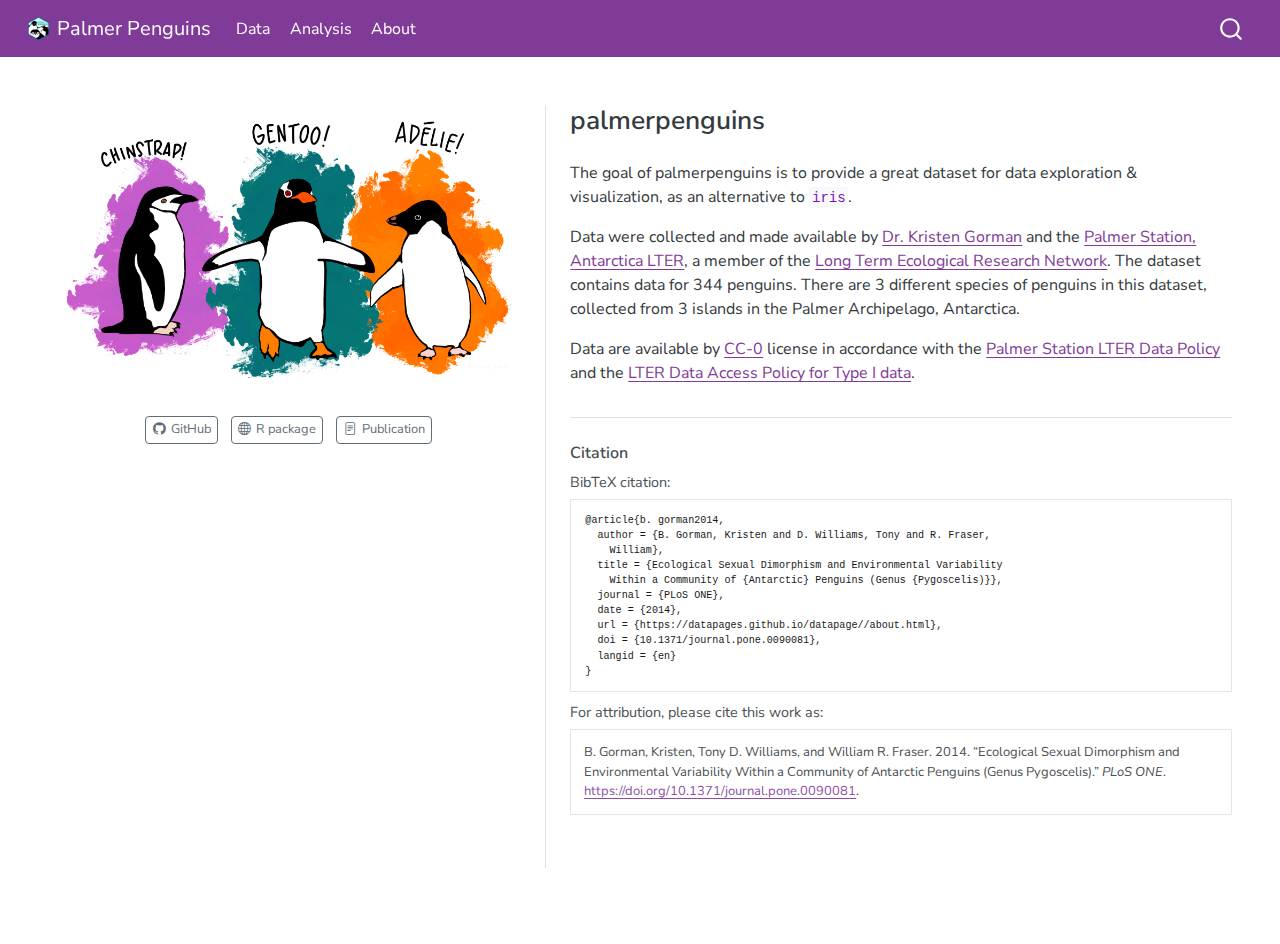
<file: about.html>
<!DOCTYPE html>
<html xmlns="http://www.w3.org/1999/xhtml" lang="en" xml:lang="en"><head>

<meta charset="utf-8">
<meta name="generator" content="quarto-1.4.555">

<meta name="viewport" content="width=device-width, initial-scale=1.0, user-scalable=yes">


<title>Palmer Penguins</title>
<style>
code{white-space: pre-wrap;}
span.smallcaps{font-variant: small-caps;}
div.columns{display: flex; gap: min(4vw, 1.5em);}
div.column{flex: auto; overflow-x: auto;}
div.hanging-indent{margin-left: 1.5em; text-indent: -1.5em;}
ul.task-list{list-style: none;}
ul.task-list li input[type="checkbox"] {
  width: 0.8em;
  margin: 0 0.8em 0.2em -1em; /* quarto-specific, see https://github.com/quarto-dev/quarto-cli/issues/4556 */ 
  vertical-align: middle;
}
</style>


<script src="site_libs/quarto-nav/quarto-nav.js"></script>
<script src="site_libs/quarto-nav/headroom.min.js"></script>
<script src="site_libs/clipboard/clipboard.min.js"></script>
<script src="site_libs/quarto-search/autocomplete.umd.js"></script>
<script src="site_libs/quarto-search/fuse.min.js"></script>
<script src="site_libs/quarto-search/quarto-search.js"></script>
<meta name="quarto:offset" content="./">
<script src="site_libs/quarto-html/quarto.js"></script>
<script src="site_libs/quarto-html/popper.min.js"></script>
<script src="site_libs/quarto-html/tippy.umd.min.js"></script>
<link href="site_libs/quarto-html/tippy.css" rel="stylesheet">
<link href="site_libs/quarto-html/quarto-syntax-highlighting.css" rel="stylesheet" id="quarto-text-highlighting-styles">
<script src="site_libs/bootstrap/bootstrap.min.js"></script>
<link href="site_libs/bootstrap/bootstrap-icons.css" rel="stylesheet">
<link href="site_libs/bootstrap/bootstrap.min.css" rel="stylesheet" id="quarto-bootstrap" data-mode="light">
<script id="quarto-search-options" type="application/json">{
  "location": "navbar",
  "copy-button": false,
  "collapse-after": 3,
  "panel-placement": "end",
  "type": "overlay",
  "limit": 50,
  "keyboard-shortcut": [
    "f",
    "/",
    "s"
  ],
  "show-item-context": false,
  "language": {
    "search-no-results-text": "No results",
    "search-matching-documents-text": "matching documents",
    "search-copy-link-title": "Copy link to search",
    "search-hide-matches-text": "Hide additional matches",
    "search-more-match-text": "more match in this document",
    "search-more-matches-text": "more matches in this document",
    "search-clear-button-title": "Clear",
    "search-text-placeholder": "",
    "search-detached-cancel-button-title": "Cancel",
    "search-submit-button-title": "Submit",
    "search-label": "Search"
  }
}</script>
<style>

      .quarto-title-block .quarto-title-banner h1,
      .quarto-title-block .quarto-title-banner h2,
      .quarto-title-block .quarto-title-banner h3,
      .quarto-title-block .quarto-title-banner h4,
      .quarto-title-block .quarto-title-banner h5,
      .quarto-title-block .quarto-title-banner h6
      {
        color: var(--bs-body-color);
      }

      .quarto-title-block .quarto-title-banner {
        color: var(--bs-body-color);
background: var(--bs-light);
      }
</style>


</head>

<body class="nav-fixed fullcontent">

<div id="quarto-search-results"></div>
  <header id="quarto-header" class="headroom fixed-top quarto-banner">
    <nav class="navbar navbar-expand-lg " data-bs-theme="dark">
      <div class="navbar-container container-fluid">
      <div class="navbar-brand-container mx-auto">
    <a href="./index.html" class="navbar-brand navbar-brand-logo">
    <img src="./images/logo.png" alt="" class="navbar-logo">
    </a>
    <a class="navbar-brand" href="./index.html">
    <span class="navbar-title">Palmer Penguins</span>
    </a>
  </div>
            <div id="quarto-search" class="" title="Search"></div>
          <button class="navbar-toggler" type="button" data-bs-toggle="collapse" data-bs-target="#navbarCollapse" aria-controls="navbarCollapse" aria-expanded="false" aria-label="Toggle navigation" onclick="if (window.quartoToggleHeadroom) { window.quartoToggleHeadroom(); }">
  <span class="navbar-toggler-icon"></span>
</button>
          <div class="collapse navbar-collapse" id="navbarCollapse">
            <ul class="navbar-nav navbar-nav-scroll me-auto">
  <li class="nav-item">
    <a class="nav-link" href="./data.html"> 
<span class="menu-text">Data</span></a>
  </li>  
  <li class="nav-item">
    <a class="nav-link" href="./analysis.html"> 
<span class="menu-text">Analysis</span></a>
  </li>  
  <li class="nav-item">
    <a class="nav-link active" href="./about.html" aria-current="page"> 
<span class="menu-text">About</span></a>
  </li>  
</ul>
          </div> <!-- /navcollapse -->
          <div class="quarto-navbar-tools">
</div>
      </div> <!-- /container-fluid -->
    </nav>
</header>
<!-- content -->
<div id="quarto-content" class="quarto-container page-columns page-rows-contents page-layout-article page-navbar">
<!-- sidebar -->
<!-- margin-sidebar -->
    
<!-- main -->
<div class="quarto-about-trestles content">
  <div class="about-entity">
    <img src="images/lter_penguins.png" class="about-image
  rounded " style="width: 100%;">
    <div class="about-links">
  <a href="https://github.com/datapages/datapage" class="about-link" rel="" target="">
    <i class="bi bi-github"></i>
     <span class="about-link-text">GitHub</span>
  </a>
  <a href="https://allisonhorst.github.io/palmerpenguins/" class="about-link" rel="" target="">
    <i class="bi bi-globe"></i>
     <span class="about-link-text">R package</span>
  </a>
  <a href="https://doi.org/10.1371/journal.pone.0090081" class="about-link" rel="" target="">
    <i class="bi bi-file-text"></i>
     <span class="about-link-text">Publication</span>
  </a>
</div>
  </div>
  <div class="about-contents"><main class="content quarto-banner-title-block" id="quarto-document-content">
<section id="palmerpenguins" class="level2">
<h2 data-anchor-id="palmerpenguins">palmerpenguins</h2>
<p>The goal of palmerpenguins is to provide a great dataset for data exploration &amp; visualization, as an alternative to <code>iris</code>.</p>
<p>Data were collected and made available by <a href="https://www.uaf.edu/cfos/people/faculty/detail/kristen-gorman.php">Dr.&nbsp;Kristen Gorman</a> and the <a href="https://pallter.marine.rutgers.edu/">Palmer Station, Antarctica LTER</a>, a member of the <a href="https://lternet.edu/">Long Term Ecological Research Network</a>. The dataset contains data for 344 penguins. There are 3 different species of penguins in this dataset, collected from 3 islands in the Palmer Archipelago, Antarctica.</p>
<p>Data are available by <a href="https://creativecommons.org/public-domain/cc0/">CC-0</a> license in accordance with the <a href="https://pallter.marine.rutgers.edu/data/">Palmer Station LTER Data Policy</a> and the <a href="https://lternet.edu/data-access-policy/">LTER Data Access Policy for Type I data</a>.</p>


</section>
<div id="quarto-appendix" class="default"><section class="quarto-appendix-contents" id="quarto-citation"><h2 class="anchored quarto-appendix-heading">Citation</h2><div><div class="quarto-appendix-secondary-label">BibTeX citation:</div><pre class="sourceCode code-with-copy quarto-appendix-bibtex"><code class="sourceCode bibtex">@article{b. gorman2014,
  author = {B. Gorman, Kristen and D. Williams, Tony and R. Fraser,
    William},
  title = {Ecological Sexual Dimorphism and Environmental Variability
    Within a Community of {Antarctic} Penguins (Genus {Pygoscelis)}},
  journal = {PLoS ONE},
  date = {2014},
  url = {https://datapages.github.io/datapage//about.html},
  doi = {10.1371/journal.pone.0090081},
  langid = {en}
}
</code><button title="Copy to Clipboard" class="code-copy-button"><i class="bi"></i></button></pre><div class="quarto-appendix-secondary-label">For attribution, please cite this work as:</div><div id="ref-b. gorman2014" class="csl-entry quarto-appendix-citeas" role="listitem">
B. Gorman, Kristen, Tony D. Williams, and William R. Fraser. 2014.
<span>“Ecological Sexual Dimorphism and Environmental Variability Within
a Community of Antarctic Penguins (Genus Pygoscelis).”</span> <em>PLoS
ONE</em>. <a href="https://doi.org/10.1371/journal.pone.0090081">https://doi.org/10.1371/journal.pone.0090081</a>.
</div></div></section></div></main></div>
</div>
 <!-- /main -->
<script id="quarto-html-after-body" type="application/javascript">
window.document.addEventListener("DOMContentLoaded", function (event) {
  const toggleBodyColorMode = (bsSheetEl) => {
    const mode = bsSheetEl.getAttribute("data-mode");
    const bodyEl = window.document.querySelector("body");
    if (mode === "dark") {
      bodyEl.classList.add("quarto-dark");
      bodyEl.classList.remove("quarto-light");
    } else {
      bodyEl.classList.add("quarto-light");
      bodyEl.classList.remove("quarto-dark");
    }
  }
  const toggleBodyColorPrimary = () => {
    const bsSheetEl = window.document.querySelector("link#quarto-bootstrap");
    if (bsSheetEl) {
      toggleBodyColorMode(bsSheetEl);
    }
  }
  toggleBodyColorPrimary();  
  const isCodeAnnotation = (el) => {
    for (const clz of el.classList) {
      if (clz.startsWith('code-annotation-')) {                     
        return true;
      }
    }
    return false;
  }
  const clipboard = new window.ClipboardJS('.code-copy-button', {
    text: function(trigger) {
      const codeEl = trigger.previousElementSibling.cloneNode(true);
      for (const childEl of codeEl.children) {
        if (isCodeAnnotation(childEl)) {
          childEl.remove();
        }
      }
      return codeEl.innerText;
    }
  });
  clipboard.on('success', function(e) {
    // button target
    const button = e.trigger;
    // don't keep focus
    button.blur();
    // flash "checked"
    button.classList.add('code-copy-button-checked');
    var currentTitle = button.getAttribute("title");
    button.setAttribute("title", "Copied!");
    let tooltip;
    if (window.bootstrap) {
      button.setAttribute("data-bs-toggle", "tooltip");
      button.setAttribute("data-bs-placement", "left");
      button.setAttribute("data-bs-title", "Copied!");
      tooltip = new bootstrap.Tooltip(button, 
        { trigger: "manual", 
          customClass: "code-copy-button-tooltip",
          offset: [0, -8]});
      tooltip.show();    
    }
    setTimeout(function() {
      if (tooltip) {
        tooltip.hide();
        button.removeAttribute("data-bs-title");
        button.removeAttribute("data-bs-toggle");
        button.removeAttribute("data-bs-placement");
      }
      button.setAttribute("title", currentTitle);
      button.classList.remove('code-copy-button-checked');
    }, 1000);
    // clear code selection
    e.clearSelection();
  });
    var localhostRegex = new RegExp(/^(?:http|https):\/\/localhost\:?[0-9]*\//);
    var mailtoRegex = new RegExp(/^mailto:/);
      var filterRegex = new RegExp("https:\/\/datapages\.github\.io\/datapage\/");
    var isInternal = (href) => {
        return filterRegex.test(href) || localhostRegex.test(href) || mailtoRegex.test(href);
    }
    // Inspect non-navigation links and adorn them if external
 	var links = window.document.querySelectorAll('a[href]:not(.nav-link):not(.navbar-brand):not(.toc-action):not(.sidebar-link):not(.sidebar-item-toggle):not(.pagination-link):not(.no-external):not([aria-hidden]):not(.dropdown-item):not(.quarto-navigation-tool)');
    for (var i=0; i<links.length; i++) {
      const link = links[i];
      if (!isInternal(link.href)) {
        // undo the damage that might have been done by quarto-nav.js in the case of
        // links that we want to consider external
        if (link.dataset.originalHref !== undefined) {
          link.href = link.dataset.originalHref;
        }
      }
    }
  function tippyHover(el, contentFn, onTriggerFn, onUntriggerFn) {
    const config = {
      allowHTML: true,
      maxWidth: 500,
      delay: 100,
      arrow: false,
      appendTo: function(el) {
          return el.parentElement;
      },
      interactive: true,
      interactiveBorder: 10,
      theme: 'quarto',
      placement: 'bottom-start',
    };
    if (contentFn) {
      config.content = contentFn;
    }
    if (onTriggerFn) {
      config.onTrigger = onTriggerFn;
    }
    if (onUntriggerFn) {
      config.onUntrigger = onUntriggerFn;
    }
    window.tippy(el, config); 
  }
  const noterefs = window.document.querySelectorAll('a[role="doc-noteref"]');
  for (var i=0; i<noterefs.length; i++) {
    const ref = noterefs[i];
    tippyHover(ref, function() {
      // use id or data attribute instead here
      let href = ref.getAttribute('data-footnote-href') || ref.getAttribute('href');
      try { href = new URL(href).hash; } catch {}
      const id = href.replace(/^#\/?/, "");
      const note = window.document.getElementById(id);
      if (note) {
        return note.innerHTML;
      } else {
        return "";
      }
    });
  }
  const xrefs = window.document.querySelectorAll('a.quarto-xref');
  const processXRef = (id, note) => {
    // Strip column container classes
    const stripColumnClz = (el) => {
      el.classList.remove("page-full", "page-columns");
      if (el.children) {
        for (const child of el.children) {
          stripColumnClz(child);
        }
      }
    }
    stripColumnClz(note)
    if (id === null || id.startsWith('sec-')) {
      // Special case sections, only their first couple elements
      const container = document.createElement("div");
      if (note.children && note.children.length > 2) {
        container.appendChild(note.children[0].cloneNode(true));
        for (let i = 1; i < note.children.length; i++) {
          const child = note.children[i];
          if (child.tagName === "P" && child.innerText === "") {
            continue;
          } else {
            container.appendChild(child.cloneNode(true));
            break;
          }
        }
        if (window.Quarto?.typesetMath) {
          window.Quarto.typesetMath(container);
        }
        return container.innerHTML
      } else {
        if (window.Quarto?.typesetMath) {
          window.Quarto.typesetMath(note);
        }
        return note.innerHTML;
      }
    } else {
      // Remove any anchor links if they are present
      const anchorLink = note.querySelector('a.anchorjs-link');
      if (anchorLink) {
        anchorLink.remove();
      }
      if (window.Quarto?.typesetMath) {
        window.Quarto.typesetMath(note);
      }
      // TODO in 1.5, we should make sure this works without a callout special case
      if (note.classList.contains("callout")) {
        return note.outerHTML;
      } else {
        return note.innerHTML;
      }
    }
  }
  for (var i=0; i<xrefs.length; i++) {
    const xref = xrefs[i];
    tippyHover(xref, undefined, function(instance) {
      instance.disable();
      let url = xref.getAttribute('href');
      let hash = undefined; 
      if (url.startsWith('#')) {
        hash = url;
      } else {
        try { hash = new URL(url).hash; } catch {}
      }
      if (hash) {
        const id = hash.replace(/^#\/?/, "");
        const note = window.document.getElementById(id);
        if (note !== null) {
          try {
            const html = processXRef(id, note.cloneNode(true));
            instance.setContent(html);
          } finally {
            instance.enable();
            instance.show();
          }
        } else {
          // See if we can fetch this
          fetch(url.split('#')[0])
          .then(res => res.text())
          .then(html => {
            const parser = new DOMParser();
            const htmlDoc = parser.parseFromString(html, "text/html");
            const note = htmlDoc.getElementById(id);
            if (note !== null) {
              const html = processXRef(id, note);
              instance.setContent(html);
            } 
          }).finally(() => {
            instance.enable();
            instance.show();
          });
        }
      } else {
        // See if we can fetch a full url (with no hash to target)
        // This is a special case and we should probably do some content thinning / targeting
        fetch(url)
        .then(res => res.text())
        .then(html => {
          const parser = new DOMParser();
          const htmlDoc = parser.parseFromString(html, "text/html");
          const note = htmlDoc.querySelector('main.content');
          if (note !== null) {
            // This should only happen for chapter cross references
            // (since there is no id in the URL)
            // remove the first header
            if (note.children.length > 0 && note.children[0].tagName === "HEADER") {
              note.children[0].remove();
            }
            const html = processXRef(null, note);
            instance.setContent(html);
          } 
        }).finally(() => {
          instance.enable();
          instance.show();
        });
      }
    }, function(instance) {
    });
  }
      let selectedAnnoteEl;
      const selectorForAnnotation = ( cell, annotation) => {
        let cellAttr = 'data-code-cell="' + cell + '"';
        let lineAttr = 'data-code-annotation="' +  annotation + '"';
        const selector = 'span[' + cellAttr + '][' + lineAttr + ']';
        return selector;
      }
      const selectCodeLines = (annoteEl) => {
        const doc = window.document;
        const targetCell = annoteEl.getAttribute("data-target-cell");
        const targetAnnotation = annoteEl.getAttribute("data-target-annotation");
        const annoteSpan = window.document.querySelector(selectorForAnnotation(targetCell, targetAnnotation));
        const lines = annoteSpan.getAttribute("data-code-lines").split(",");
        const lineIds = lines.map((line) => {
          return targetCell + "-" + line;
        })
        let top = null;
        let height = null;
        let parent = null;
        if (lineIds.length > 0) {
            //compute the position of the single el (top and bottom and make a div)
            const el = window.document.getElementById(lineIds[0]);
            top = el.offsetTop;
            height = el.offsetHeight;
            parent = el.parentElement.parentElement;
          if (lineIds.length > 1) {
            const lastEl = window.document.getElementById(lineIds[lineIds.length - 1]);
            const bottom = lastEl.offsetTop + lastEl.offsetHeight;
            height = bottom - top;
          }
          if (top !== null && height !== null && parent !== null) {
            // cook up a div (if necessary) and position it 
            let div = window.document.getElementById("code-annotation-line-highlight");
            if (div === null) {
              div = window.document.createElement("div");
              div.setAttribute("id", "code-annotation-line-highlight");
              div.style.position = 'absolute';
              parent.appendChild(div);
            }
            div.style.top = top - 2 + "px";
            div.style.height = height + 4 + "px";
            div.style.left = 0;
            let gutterDiv = window.document.getElementById("code-annotation-line-highlight-gutter");
            if (gutterDiv === null) {
              gutterDiv = window.document.createElement("div");
              gutterDiv.setAttribute("id", "code-annotation-line-highlight-gutter");
              gutterDiv.style.position = 'absolute';
              const codeCell = window.document.getElementById(targetCell);
              const gutter = codeCell.querySelector('.code-annotation-gutter');
              gutter.appendChild(gutterDiv);
            }
            gutterDiv.style.top = top - 2 + "px";
            gutterDiv.style.height = height + 4 + "px";
          }
          selectedAnnoteEl = annoteEl;
        }
      };
      const unselectCodeLines = () => {
        const elementsIds = ["code-annotation-line-highlight", "code-annotation-line-highlight-gutter"];
        elementsIds.forEach((elId) => {
          const div = window.document.getElementById(elId);
          if (div) {
            div.remove();
          }
        });
        selectedAnnoteEl = undefined;
      };
        // Handle positioning of the toggle
    window.addEventListener(
      "resize",
      throttle(() => {
        elRect = undefined;
        if (selectedAnnoteEl) {
          selectCodeLines(selectedAnnoteEl);
        }
      }, 10)
    );
    function throttle(fn, ms) {
    let throttle = false;
    let timer;
      return (...args) => {
        if(!throttle) { // first call gets through
            fn.apply(this, args);
            throttle = true;
        } else { // all the others get throttled
            if(timer) clearTimeout(timer); // cancel #2
            timer = setTimeout(() => {
              fn.apply(this, args);
              timer = throttle = false;
            }, ms);
        }
      };
    }
      // Attach click handler to the DT
      const annoteDls = window.document.querySelectorAll('dt[data-target-cell]');
      for (const annoteDlNode of annoteDls) {
        annoteDlNode.addEventListener('click', (event) => {
          const clickedEl = event.target;
          if (clickedEl !== selectedAnnoteEl) {
            unselectCodeLines();
            const activeEl = window.document.querySelector('dt[data-target-cell].code-annotation-active');
            if (activeEl) {
              activeEl.classList.remove('code-annotation-active');
            }
            selectCodeLines(clickedEl);
            clickedEl.classList.add('code-annotation-active');
          } else {
            // Unselect the line
            unselectCodeLines();
            clickedEl.classList.remove('code-annotation-active');
          }
        });
      }
  const findCites = (el) => {
    const parentEl = el.parentElement;
    if (parentEl) {
      const cites = parentEl.dataset.cites;
      if (cites) {
        return {
          el,
          cites: cites.split(' ')
        };
      } else {
        return findCites(el.parentElement)
      }
    } else {
      return undefined;
    }
  };
  var bibliorefs = window.document.querySelectorAll('a[role="doc-biblioref"]');
  for (var i=0; i<bibliorefs.length; i++) {
    const ref = bibliorefs[i];
    const citeInfo = findCites(ref);
    if (citeInfo) {
      tippyHover(citeInfo.el, function() {
        var popup = window.document.createElement('div');
        citeInfo.cites.forEach(function(cite) {
          var citeDiv = window.document.createElement('div');
          citeDiv.classList.add('hanging-indent');
          citeDiv.classList.add('csl-entry');
          var biblioDiv = window.document.getElementById('ref-' + cite);
          if (biblioDiv) {
            citeDiv.innerHTML = biblioDiv.innerHTML;
          }
          popup.appendChild(citeDiv);
        });
        return popup.innerHTML;
      });
    }
  }
});
</script>
</div> <!-- /content -->




</body></html>
</file>
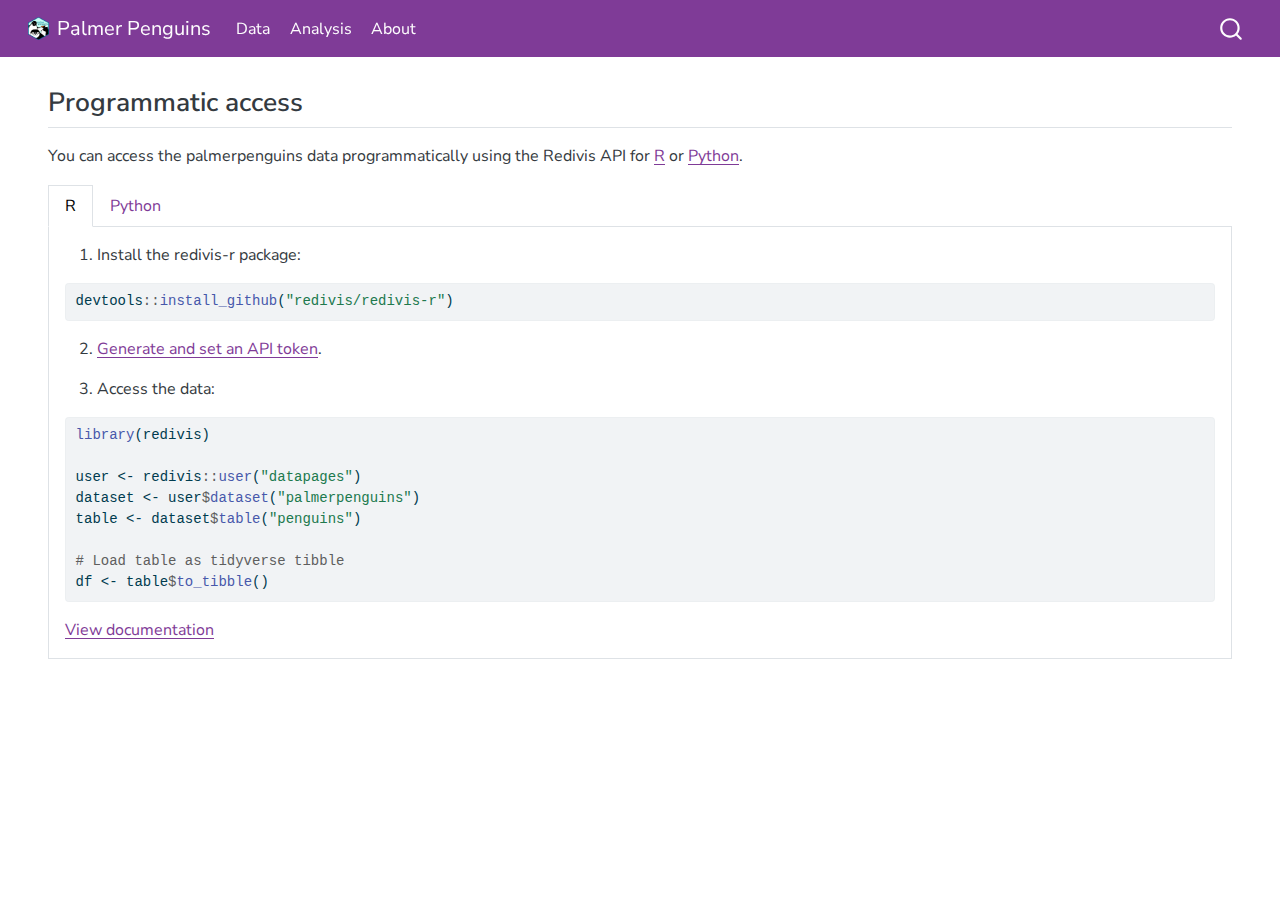
<file: analysis.html>
<!DOCTYPE html>
<html xmlns="http://www.w3.org/1999/xhtml" lang="en" xml:lang="en"><head>

<meta charset="utf-8">
<meta name="generator" content="quarto-1.4.555">

<meta name="viewport" content="width=device-width, initial-scale=1.0, user-scalable=yes">


<title>Palmer Penguins</title>
<style>
code{white-space: pre-wrap;}
span.smallcaps{font-variant: small-caps;}
div.columns{display: flex; gap: min(4vw, 1.5em);}
div.column{flex: auto; overflow-x: auto;}
div.hanging-indent{margin-left: 1.5em; text-indent: -1.5em;}
ul.task-list{list-style: none;}
ul.task-list li input[type="checkbox"] {
  width: 0.8em;
  margin: 0 0.8em 0.2em -1em; /* quarto-specific, see https://github.com/quarto-dev/quarto-cli/issues/4556 */ 
  vertical-align: middle;
}
/* CSS for syntax highlighting */
pre > code.sourceCode { white-space: pre; position: relative; }
pre > code.sourceCode > span { line-height: 1.25; }
pre > code.sourceCode > span:empty { height: 1.2em; }
.sourceCode { overflow: visible; }
code.sourceCode > span { color: inherit; text-decoration: inherit; }
div.sourceCode { margin: 1em 0; }
pre.sourceCode { margin: 0; }
@media screen {
div.sourceCode { overflow: auto; }
}
@media print {
pre > code.sourceCode { white-space: pre-wrap; }
pre > code.sourceCode > span { text-indent: -5em; padding-left: 5em; }
}
pre.numberSource code
  { counter-reset: source-line 0; }
pre.numberSource code > span
  { position: relative; left: -4em; counter-increment: source-line; }
pre.numberSource code > span > a:first-child::before
  { content: counter(source-line);
    position: relative; left: -1em; text-align: right; vertical-align: baseline;
    border: none; display: inline-block;
    -webkit-touch-callout: none; -webkit-user-select: none;
    -khtml-user-select: none; -moz-user-select: none;
    -ms-user-select: none; user-select: none;
    padding: 0 4px; width: 4em;
  }
pre.numberSource { margin-left: 3em;  padding-left: 4px; }
div.sourceCode
  {   }
@media screen {
pre > code.sourceCode > span > a:first-child::before { text-decoration: underline; }
}
</style>


<script src="site_libs/quarto-nav/quarto-nav.js"></script>
<script src="site_libs/quarto-nav/headroom.min.js"></script>
<script src="site_libs/clipboard/clipboard.min.js"></script>
<script src="site_libs/quarto-search/autocomplete.umd.js"></script>
<script src="site_libs/quarto-search/fuse.min.js"></script>
<script src="site_libs/quarto-search/quarto-search.js"></script>
<meta name="quarto:offset" content="./">
<script src="site_libs/quarto-html/quarto.js"></script>
<script src="site_libs/quarto-html/popper.min.js"></script>
<script src="site_libs/quarto-html/tippy.umd.min.js"></script>
<script src="site_libs/quarto-html/anchor.min.js"></script>
<link href="site_libs/quarto-html/tippy.css" rel="stylesheet">
<link href="site_libs/quarto-html/quarto-syntax-highlighting.css" rel="stylesheet" id="quarto-text-highlighting-styles">
<script src="site_libs/bootstrap/bootstrap.min.js"></script>
<link href="site_libs/bootstrap/bootstrap-icons.css" rel="stylesheet">
<link href="site_libs/bootstrap/bootstrap.min.css" rel="stylesheet" id="quarto-bootstrap" data-mode="light">
<script id="quarto-search-options" type="application/json">{
  "location": "navbar",
  "copy-button": false,
  "collapse-after": 3,
  "panel-placement": "end",
  "type": "overlay",
  "limit": 50,
  "keyboard-shortcut": [
    "f",
    "/",
    "s"
  ],
  "show-item-context": false,
  "language": {
    "search-no-results-text": "No results",
    "search-matching-documents-text": "matching documents",
    "search-copy-link-title": "Copy link to search",
    "search-hide-matches-text": "Hide additional matches",
    "search-more-match-text": "more match in this document",
    "search-more-matches-text": "more matches in this document",
    "search-clear-button-title": "Clear",
    "search-text-placeholder": "",
    "search-detached-cancel-button-title": "Cancel",
    "search-submit-button-title": "Submit",
    "search-label": "Search"
  }
}</script>
<style>

      .quarto-title-block .quarto-title-banner h1,
      .quarto-title-block .quarto-title-banner h2,
      .quarto-title-block .quarto-title-banner h3,
      .quarto-title-block .quarto-title-banner h4,
      .quarto-title-block .quarto-title-banner h5,
      .quarto-title-block .quarto-title-banner h6
      {
        color: var(--bs-body-color);
      }

      .quarto-title-block .quarto-title-banner {
        color: var(--bs-body-color);
background: var(--bs-light);
      }
</style>


</head>

<body class="nav-fixed fullcontent">

<div id="quarto-search-results"></div>
  <header id="quarto-header" class="headroom fixed-top quarto-banner">
    <nav class="navbar navbar-expand-lg " data-bs-theme="dark">
      <div class="navbar-container container-fluid">
      <div class="navbar-brand-container mx-auto">
    <a href="./index.html" class="navbar-brand navbar-brand-logo">
    <img src="./images/logo.png" alt="" class="navbar-logo">
    </a>
    <a class="navbar-brand" href="./index.html">
    <span class="navbar-title">Palmer Penguins</span>
    </a>
  </div>
            <div id="quarto-search" class="" title="Search"></div>
          <button class="navbar-toggler" type="button" data-bs-toggle="collapse" data-bs-target="#navbarCollapse" aria-controls="navbarCollapse" aria-expanded="false" aria-label="Toggle navigation" onclick="if (window.quartoToggleHeadroom) { window.quartoToggleHeadroom(); }">
  <span class="navbar-toggler-icon"></span>
</button>
          <div class="collapse navbar-collapse" id="navbarCollapse">
            <ul class="navbar-nav navbar-nav-scroll me-auto">
  <li class="nav-item">
    <a class="nav-link" href="./data.html"> 
<span class="menu-text">Data</span></a>
  </li>  
  <li class="nav-item">
    <a class="nav-link active" href="./analysis.html" aria-current="page"> 
<span class="menu-text">Analysis</span></a>
  </li>  
  <li class="nav-item">
    <a class="nav-link" href="./about.html"> 
<span class="menu-text">About</span></a>
  </li>  
</ul>
          </div> <!-- /navcollapse -->
          <div class="quarto-navbar-tools">
</div>
      </div> <!-- /container-fluid -->
    </nav>
</header>
<!-- content -->
<div id="quarto-content" class="quarto-container page-columns page-rows-contents page-layout-article page-navbar">
<!-- sidebar -->
<!-- margin-sidebar -->
    
<!-- main -->
<main class="content quarto-banner-title-block" id="quarto-document-content">




<section id="programmatic-access" class="level2">
<h2 class="anchored" data-anchor-id="programmatic-access">Programmatic access</h2>
<p>You can access the palmerpenguins data programmatically using the Redivis API for <a href="https://apidocs.redivis.com/client-libraries/redivis-r">R</a> or <a href="https://apidocs.redivis.com/client-libraries/redivis-python">Python</a>.</p>
<div class="tabset-margin-container"></div><div class="panel-tabset">
<ul class="nav nav-tabs" role="tablist"><li class="nav-item" role="presentation"><a class="nav-link active" id="tabset-1-1-tab" data-bs-toggle="tab" data-bs-target="#tabset-1-1" role="tab" aria-controls="tabset-1-1" aria-selected="true">R</a></li><li class="nav-item" role="presentation"><a class="nav-link" id="tabset-1-2-tab" data-bs-toggle="tab" data-bs-target="#tabset-1-2" role="tab" aria-controls="tabset-1-2" aria-selected="false">Python</a></li></ul>
<div class="tab-content">
<div id="tabset-1-1" class="tab-pane active" role="tabpanel" aria-labelledby="tabset-1-1-tab">
<ol type="1">
<li>Install the redivis-r package:</li>
</ol>
<div class="sourceCode" id="cb1"><pre class="sourceCode r code-with-copy"><code class="sourceCode r"><span id="cb1-1"><a href="#cb1-1" aria-hidden="true" tabindex="-1"></a>devtools<span class="sc">::</span><span class="fu">install_github</span>(<span class="st">"redivis/redivis-r"</span>)</span></code><button title="Copy to Clipboard" class="code-copy-button"><i class="bi"></i></button></pre></div>
<ol start="2" type="1">
<li><p><a href="https://apidocs.redivis.com/client-libraries/redivis-r/getting-started#authentication">Generate and set an API token</a>.</p></li>
<li><p>Access the data:</p></li>
</ol>
<div class="sourceCode" id="cb2"><pre class="sourceCode r code-with-copy"><code class="sourceCode r"><span id="cb2-1"><a href="#cb2-1" aria-hidden="true" tabindex="-1"></a><span class="fu">library</span>(redivis)</span>
<span id="cb2-2"><a href="#cb2-2" aria-hidden="true" tabindex="-1"></a></span>
<span id="cb2-3"><a href="#cb2-3" aria-hidden="true" tabindex="-1"></a>user <span class="ot">&lt;-</span> redivis<span class="sc">::</span><span class="fu">user</span>(<span class="st">"datapages"</span>)</span>
<span id="cb2-4"><a href="#cb2-4" aria-hidden="true" tabindex="-1"></a>dataset <span class="ot">&lt;-</span> user<span class="sc">$</span><span class="fu">dataset</span>(<span class="st">"palmerpenguins"</span>)</span>
<span id="cb2-5"><a href="#cb2-5" aria-hidden="true" tabindex="-1"></a>table <span class="ot">&lt;-</span> dataset<span class="sc">$</span><span class="fu">table</span>(<span class="st">"penguins"</span>)</span>
<span id="cb2-6"><a href="#cb2-6" aria-hidden="true" tabindex="-1"></a></span>
<span id="cb2-7"><a href="#cb2-7" aria-hidden="true" tabindex="-1"></a><span class="co"># Load table as tidyverse tibble</span></span>
<span id="cb2-8"><a href="#cb2-8" aria-hidden="true" tabindex="-1"></a>df <span class="ot">&lt;-</span> table<span class="sc">$</span><span class="fu">to_tibble</span>()</span></code><button title="Copy to Clipboard" class="code-copy-button"><i class="bi"></i></button></pre></div>
<p><a href="https://apidocs.redivis.com/client-libraries/redivis-r">View documentation</a></p>
</div>
<div id="tabset-1-2" class="tab-pane" role="tabpanel" aria-labelledby="tabset-1-2-tab">
<ol type="1">
<li>Install the redivis-python client library:</li>
</ol>
<div class="sourceCode" id="cb3"><pre class="sourceCode python code-with-copy"><code class="sourceCode python"><span id="cb3-1"><a href="#cb3-1" aria-hidden="true" tabindex="-1"></a>pip install <span class="op">--</span>upgrade redivis</span></code><button title="Copy to Clipboard" class="code-copy-button"><i class="bi"></i></button></pre></div>
<ol start="2" type="1">
<li><p><a href="https://apidocs.redivis.com/client-libraries/redivis-python/getting-started#authentication">Generate and set an API token</a>.</p></li>
<li><p>Access the data:</p></li>
</ol>
<div class="sourceCode" id="cb4"><pre class="sourceCode python code-with-copy"><code class="sourceCode python"><span id="cb4-1"><a href="#cb4-1" aria-hidden="true" tabindex="-1"></a><span class="im">import</span> redivis</span>
<span id="cb4-2"><a href="#cb4-2" aria-hidden="true" tabindex="-1"></a></span>
<span id="cb4-3"><a href="#cb4-3" aria-hidden="true" tabindex="-1"></a>user <span class="op">=</span> redivis.user(<span class="st">"datapages"</span>)</span>
<span id="cb4-4"><a href="#cb4-4" aria-hidden="true" tabindex="-1"></a>dataset <span class="op">=</span> user.dataset(<span class="st">"palmerpenguins"</span>)</span>
<span id="cb4-5"><a href="#cb4-5" aria-hidden="true" tabindex="-1"></a>table <span class="op">=</span> dataset.table(<span class="st">"penguins"</span>)</span>
<span id="cb4-6"><a href="#cb4-6" aria-hidden="true" tabindex="-1"></a></span>
<span id="cb4-7"><a href="#cb4-7" aria-hidden="true" tabindex="-1"></a><span class="co"># Load table as a dataframe</span></span>
<span id="cb4-8"><a href="#cb4-8" aria-hidden="true" tabindex="-1"></a>df <span class="op">=</span> table.to_pandas_dataframe()</span></code><button title="Copy to Clipboard" class="code-copy-button"><i class="bi"></i></button></pre></div>
<p><a href="https://apidocs.redivis.com/client-libraries/redivis-python">View documentation</a></p>
</div>
</div>
</div>


</section>

</main> <!-- /main -->
<script id="quarto-html-after-body" type="application/javascript">
window.document.addEventListener("DOMContentLoaded", function (event) {
  const toggleBodyColorMode = (bsSheetEl) => {
    const mode = bsSheetEl.getAttribute("data-mode");
    const bodyEl = window.document.querySelector("body");
    if (mode === "dark") {
      bodyEl.classList.add("quarto-dark");
      bodyEl.classList.remove("quarto-light");
    } else {
      bodyEl.classList.add("quarto-light");
      bodyEl.classList.remove("quarto-dark");
    }
  }
  const toggleBodyColorPrimary = () => {
    const bsSheetEl = window.document.querySelector("link#quarto-bootstrap");
    if (bsSheetEl) {
      toggleBodyColorMode(bsSheetEl);
    }
  }
  toggleBodyColorPrimary();  
  const icon = "";
  const anchorJS = new window.AnchorJS();
  anchorJS.options = {
    placement: 'right',
    icon: icon
  };
  anchorJS.add('.anchored');
  const isCodeAnnotation = (el) => {
    for (const clz of el.classList) {
      if (clz.startsWith('code-annotation-')) {                     
        return true;
      }
    }
    return false;
  }
  const clipboard = new window.ClipboardJS('.code-copy-button', {
    text: function(trigger) {
      const codeEl = trigger.previousElementSibling.cloneNode(true);
      for (const childEl of codeEl.children) {
        if (isCodeAnnotation(childEl)) {
          childEl.remove();
        }
      }
      return codeEl.innerText;
    }
  });
  clipboard.on('success', function(e) {
    // button target
    const button = e.trigger;
    // don't keep focus
    button.blur();
    // flash "checked"
    button.classList.add('code-copy-button-checked');
    var currentTitle = button.getAttribute("title");
    button.setAttribute("title", "Copied!");
    let tooltip;
    if (window.bootstrap) {
      button.setAttribute("data-bs-toggle", "tooltip");
      button.setAttribute("data-bs-placement", "left");
      button.setAttribute("data-bs-title", "Copied!");
      tooltip = new bootstrap.Tooltip(button, 
        { trigger: "manual", 
          customClass: "code-copy-button-tooltip",
          offset: [0, -8]});
      tooltip.show();    
    }
    setTimeout(function() {
      if (tooltip) {
        tooltip.hide();
        button.removeAttribute("data-bs-title");
        button.removeAttribute("data-bs-toggle");
        button.removeAttribute("data-bs-placement");
      }
      button.setAttribute("title", currentTitle);
      button.classList.remove('code-copy-button-checked');
    }, 1000);
    // clear code selection
    e.clearSelection();
  });
    var localhostRegex = new RegExp(/^(?:http|https):\/\/localhost\:?[0-9]*\//);
    var mailtoRegex = new RegExp(/^mailto:/);
      var filterRegex = new RegExp("https:\/\/datapages\.github\.io\/datapage\/");
    var isInternal = (href) => {
        return filterRegex.test(href) || localhostRegex.test(href) || mailtoRegex.test(href);
    }
    // Inspect non-navigation links and adorn them if external
 	var links = window.document.querySelectorAll('a[href]:not(.nav-link):not(.navbar-brand):not(.toc-action):not(.sidebar-link):not(.sidebar-item-toggle):not(.pagination-link):not(.no-external):not([aria-hidden]):not(.dropdown-item):not(.quarto-navigation-tool)');
    for (var i=0; i<links.length; i++) {
      const link = links[i];
      if (!isInternal(link.href)) {
        // undo the damage that might have been done by quarto-nav.js in the case of
        // links that we want to consider external
        if (link.dataset.originalHref !== undefined) {
          link.href = link.dataset.originalHref;
        }
      }
    }
  function tippyHover(el, contentFn, onTriggerFn, onUntriggerFn) {
    const config = {
      allowHTML: true,
      maxWidth: 500,
      delay: 100,
      arrow: false,
      appendTo: function(el) {
          return el.parentElement;
      },
      interactive: true,
      interactiveBorder: 10,
      theme: 'quarto',
      placement: 'bottom-start',
    };
    if (contentFn) {
      config.content = contentFn;
    }
    if (onTriggerFn) {
      config.onTrigger = onTriggerFn;
    }
    if (onUntriggerFn) {
      config.onUntrigger = onUntriggerFn;
    }
    window.tippy(el, config); 
  }
  const noterefs = window.document.querySelectorAll('a[role="doc-noteref"]');
  for (var i=0; i<noterefs.length; i++) {
    const ref = noterefs[i];
    tippyHover(ref, function() {
      // use id or data attribute instead here
      let href = ref.getAttribute('data-footnote-href') || ref.getAttribute('href');
      try { href = new URL(href).hash; } catch {}
      const id = href.replace(/^#\/?/, "");
      const note = window.document.getElementById(id);
      if (note) {
        return note.innerHTML;
      } else {
        return "";
      }
    });
  }
  const xrefs = window.document.querySelectorAll('a.quarto-xref');
  const processXRef = (id, note) => {
    // Strip column container classes
    const stripColumnClz = (el) => {
      el.classList.remove("page-full", "page-columns");
      if (el.children) {
        for (const child of el.children) {
          stripColumnClz(child);
        }
      }
    }
    stripColumnClz(note)
    if (id === null || id.startsWith('sec-')) {
      // Special case sections, only their first couple elements
      const container = document.createElement("div");
      if (note.children && note.children.length > 2) {
        container.appendChild(note.children[0].cloneNode(true));
        for (let i = 1; i < note.children.length; i++) {
          const child = note.children[i];
          if (child.tagName === "P" && child.innerText === "") {
            continue;
          } else {
            container.appendChild(child.cloneNode(true));
            break;
          }
        }
        if (window.Quarto?.typesetMath) {
          window.Quarto.typesetMath(container);
        }
        return container.innerHTML
      } else {
        if (window.Quarto?.typesetMath) {
          window.Quarto.typesetMath(note);
        }
        return note.innerHTML;
      }
    } else {
      // Remove any anchor links if they are present
      const anchorLink = note.querySelector('a.anchorjs-link');
      if (anchorLink) {
        anchorLink.remove();
      }
      if (window.Quarto?.typesetMath) {
        window.Quarto.typesetMath(note);
      }
      // TODO in 1.5, we should make sure this works without a callout special case
      if (note.classList.contains("callout")) {
        return note.outerHTML;
      } else {
        return note.innerHTML;
      }
    }
  }
  for (var i=0; i<xrefs.length; i++) {
    const xref = xrefs[i];
    tippyHover(xref, undefined, function(instance) {
      instance.disable();
      let url = xref.getAttribute('href');
      let hash = undefined; 
      if (url.startsWith('#')) {
        hash = url;
      } else {
        try { hash = new URL(url).hash; } catch {}
      }
      if (hash) {
        const id = hash.replace(/^#\/?/, "");
        const note = window.document.getElementById(id);
        if (note !== null) {
          try {
            const html = processXRef(id, note.cloneNode(true));
            instance.setContent(html);
          } finally {
            instance.enable();
            instance.show();
          }
        } else {
          // See if we can fetch this
          fetch(url.split('#')[0])
          .then(res => res.text())
          .then(html => {
            const parser = new DOMParser();
            const htmlDoc = parser.parseFromString(html, "text/html");
            const note = htmlDoc.getElementById(id);
            if (note !== null) {
              const html = processXRef(id, note);
              instance.setContent(html);
            } 
          }).finally(() => {
            instance.enable();
            instance.show();
          });
        }
      } else {
        // See if we can fetch a full url (with no hash to target)
        // This is a special case and we should probably do some content thinning / targeting
        fetch(url)
        .then(res => res.text())
        .then(html => {
          const parser = new DOMParser();
          const htmlDoc = parser.parseFromString(html, "text/html");
          const note = htmlDoc.querySelector('main.content');
          if (note !== null) {
            // This should only happen for chapter cross references
            // (since there is no id in the URL)
            // remove the first header
            if (note.children.length > 0 && note.children[0].tagName === "HEADER") {
              note.children[0].remove();
            }
            const html = processXRef(null, note);
            instance.setContent(html);
          } 
        }).finally(() => {
          instance.enable();
          instance.show();
        });
      }
    }, function(instance) {
    });
  }
      let selectedAnnoteEl;
      const selectorForAnnotation = ( cell, annotation) => {
        let cellAttr = 'data-code-cell="' + cell + '"';
        let lineAttr = 'data-code-annotation="' +  annotation + '"';
        const selector = 'span[' + cellAttr + '][' + lineAttr + ']';
        return selector;
      }
      const selectCodeLines = (annoteEl) => {
        const doc = window.document;
        const targetCell = annoteEl.getAttribute("data-target-cell");
        const targetAnnotation = annoteEl.getAttribute("data-target-annotation");
        const annoteSpan = window.document.querySelector(selectorForAnnotation(targetCell, targetAnnotation));
        const lines = annoteSpan.getAttribute("data-code-lines").split(",");
        const lineIds = lines.map((line) => {
          return targetCell + "-" + line;
        })
        let top = null;
        let height = null;
        let parent = null;
        if (lineIds.length > 0) {
            //compute the position of the single el (top and bottom and make a div)
            const el = window.document.getElementById(lineIds[0]);
            top = el.offsetTop;
            height = el.offsetHeight;
            parent = el.parentElement.parentElement;
          if (lineIds.length > 1) {
            const lastEl = window.document.getElementById(lineIds[lineIds.length - 1]);
            const bottom = lastEl.offsetTop + lastEl.offsetHeight;
            height = bottom - top;
          }
          if (top !== null && height !== null && parent !== null) {
            // cook up a div (if necessary) and position it 
            let div = window.document.getElementById("code-annotation-line-highlight");
            if (div === null) {
              div = window.document.createElement("div");
              div.setAttribute("id", "code-annotation-line-highlight");
              div.style.position = 'absolute';
              parent.appendChild(div);
            }
            div.style.top = top - 2 + "px";
            div.style.height = height + 4 + "px";
            div.style.left = 0;
            let gutterDiv = window.document.getElementById("code-annotation-line-highlight-gutter");
            if (gutterDiv === null) {
              gutterDiv = window.document.createElement("div");
              gutterDiv.setAttribute("id", "code-annotation-line-highlight-gutter");
              gutterDiv.style.position = 'absolute';
              const codeCell = window.document.getElementById(targetCell);
              const gutter = codeCell.querySelector('.code-annotation-gutter');
              gutter.appendChild(gutterDiv);
            }
            gutterDiv.style.top = top - 2 + "px";
            gutterDiv.style.height = height + 4 + "px";
          }
          selectedAnnoteEl = annoteEl;
        }
      };
      const unselectCodeLines = () => {
        const elementsIds = ["code-annotation-line-highlight", "code-annotation-line-highlight-gutter"];
        elementsIds.forEach((elId) => {
          const div = window.document.getElementById(elId);
          if (div) {
            div.remove();
          }
        });
        selectedAnnoteEl = undefined;
      };
        // Handle positioning of the toggle
    window.addEventListener(
      "resize",
      throttle(() => {
        elRect = undefined;
        if (selectedAnnoteEl) {
          selectCodeLines(selectedAnnoteEl);
        }
      }, 10)
    );
    function throttle(fn, ms) {
    let throttle = false;
    let timer;
      return (...args) => {
        if(!throttle) { // first call gets through
            fn.apply(this, args);
            throttle = true;
        } else { // all the others get throttled
            if(timer) clearTimeout(timer); // cancel #2
            timer = setTimeout(() => {
              fn.apply(this, args);
              timer = throttle = false;
            }, ms);
        }
      };
    }
      // Attach click handler to the DT
      const annoteDls = window.document.querySelectorAll('dt[data-target-cell]');
      for (const annoteDlNode of annoteDls) {
        annoteDlNode.addEventListener('click', (event) => {
          const clickedEl = event.target;
          if (clickedEl !== selectedAnnoteEl) {
            unselectCodeLines();
            const activeEl = window.document.querySelector('dt[data-target-cell].code-annotation-active');
            if (activeEl) {
              activeEl.classList.remove('code-annotation-active');
            }
            selectCodeLines(clickedEl);
            clickedEl.classList.add('code-annotation-active');
          } else {
            // Unselect the line
            unselectCodeLines();
            clickedEl.classList.remove('code-annotation-active');
          }
        });
      }
  const findCites = (el) => {
    const parentEl = el.parentElement;
    if (parentEl) {
      const cites = parentEl.dataset.cites;
      if (cites) {
        return {
          el,
          cites: cites.split(' ')
        };
      } else {
        return findCites(el.parentElement)
      }
    } else {
      return undefined;
    }
  };
  var bibliorefs = window.document.querySelectorAll('a[role="doc-biblioref"]');
  for (var i=0; i<bibliorefs.length; i++) {
    const ref = bibliorefs[i];
    const citeInfo = findCites(ref);
    if (citeInfo) {
      tippyHover(citeInfo.el, function() {
        var popup = window.document.createElement('div');
        citeInfo.cites.forEach(function(cite) {
          var citeDiv = window.document.createElement('div');
          citeDiv.classList.add('hanging-indent');
          citeDiv.classList.add('csl-entry');
          var biblioDiv = window.document.getElementById('ref-' + cite);
          if (biblioDiv) {
            citeDiv.innerHTML = biblioDiv.innerHTML;
          }
          popup.appendChild(citeDiv);
        });
        return popup.innerHTML;
      });
    }
  }
});
</script>
</div> <!-- /content -->




</body></html>
</file>
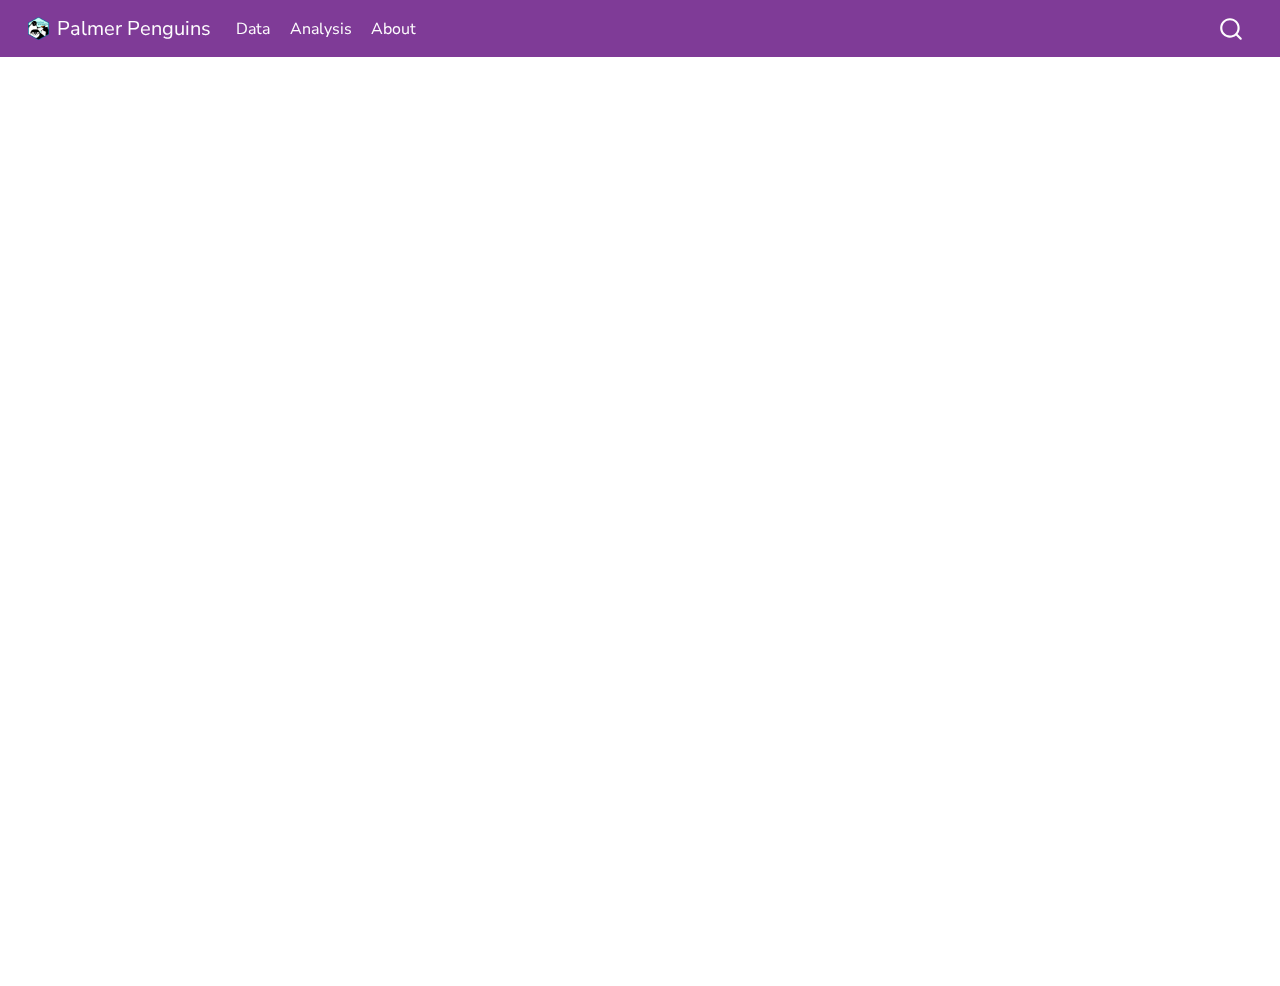
<file: data.html>
<!DOCTYPE html>
<html xmlns="http://www.w3.org/1999/xhtml" lang="en" xml:lang="en"><head>

<meta charset="utf-8">
<meta name="generator" content="quarto-1.4.555">

<meta name="viewport" content="width=device-width, initial-scale=1.0, user-scalable=yes">


<title>Palmer Penguins</title>
<style>
code{white-space: pre-wrap;}
span.smallcaps{font-variant: small-caps;}
div.columns{display: flex; gap: min(4vw, 1.5em);}
div.column{flex: auto; overflow-x: auto;}
div.hanging-indent{margin-left: 1.5em; text-indent: -1.5em;}
ul.task-list{list-style: none;}
ul.task-list li input[type="checkbox"] {
  width: 0.8em;
  margin: 0 0.8em 0.2em -1em; /* quarto-specific, see https://github.com/quarto-dev/quarto-cli/issues/4556 */ 
  vertical-align: middle;
}
</style>


<script src="site_libs/quarto-nav/quarto-nav.js"></script>
<script src="site_libs/quarto-nav/headroom.min.js"></script>
<script src="site_libs/clipboard/clipboard.min.js"></script>
<script src="site_libs/quarto-search/autocomplete.umd.js"></script>
<script src="site_libs/quarto-search/fuse.min.js"></script>
<script src="site_libs/quarto-search/quarto-search.js"></script>
<meta name="quarto:offset" content="./">
<script src="site_libs/quarto-html/quarto.js"></script>
<script src="site_libs/quarto-html/popper.min.js"></script>
<script src="site_libs/quarto-html/tippy.umd.min.js"></script>
<script src="site_libs/quarto-html/anchor.min.js"></script>
<link href="site_libs/quarto-html/tippy.css" rel="stylesheet">
<link href="site_libs/quarto-html/quarto-syntax-highlighting.css" rel="stylesheet" id="quarto-text-highlighting-styles">
<script src="site_libs/bootstrap/bootstrap.min.js"></script>
<link href="site_libs/bootstrap/bootstrap-icons.css" rel="stylesheet">
<link href="site_libs/bootstrap/bootstrap.min.css" rel="stylesheet" id="quarto-bootstrap" data-mode="light">
<script id="quarto-search-options" type="application/json">{
  "location": "navbar",
  "copy-button": false,
  "collapse-after": 3,
  "panel-placement": "end",
  "type": "overlay",
  "limit": 50,
  "keyboard-shortcut": [
    "f",
    "/",
    "s"
  ],
  "show-item-context": false,
  "language": {
    "search-no-results-text": "No results",
    "search-matching-documents-text": "matching documents",
    "search-copy-link-title": "Copy link to search",
    "search-hide-matches-text": "Hide additional matches",
    "search-more-match-text": "more match in this document",
    "search-more-matches-text": "more matches in this document",
    "search-clear-button-title": "Clear",
    "search-text-placeholder": "",
    "search-detached-cancel-button-title": "Cancel",
    "search-submit-button-title": "Submit",
    "search-label": "Search"
  }
}</script>
<style>

      .quarto-title-block .quarto-title-banner h1,
      .quarto-title-block .quarto-title-banner h2,
      .quarto-title-block .quarto-title-banner h3,
      .quarto-title-block .quarto-title-banner h4,
      .quarto-title-block .quarto-title-banner h5,
      .quarto-title-block .quarto-title-banner h6
      {
        color: var(--bs-body-color);
      }

      .quarto-title-block .quarto-title-banner {
        color: var(--bs-body-color);
background: var(--bs-light);
      }
</style>


</head>

<body class="nav-fixed fullcontent">

<div id="quarto-search-results"></div>
  <header id="quarto-header" class="headroom fixed-top quarto-banner">
    <nav class="navbar navbar-expand-lg " data-bs-theme="dark">
      <div class="navbar-container container-fluid">
      <div class="navbar-brand-container mx-auto">
    <a href="./index.html" class="navbar-brand navbar-brand-logo">
    <img src="./images/logo.png" alt="" class="navbar-logo">
    </a>
    <a class="navbar-brand" href="./index.html">
    <span class="navbar-title">Palmer Penguins</span>
    </a>
  </div>
            <div id="quarto-search" class="" title="Search"></div>
          <button class="navbar-toggler" type="button" data-bs-toggle="collapse" data-bs-target="#navbarCollapse" aria-controls="navbarCollapse" aria-expanded="false" aria-label="Toggle navigation" onclick="if (window.quartoToggleHeadroom) { window.quartoToggleHeadroom(); }">
  <span class="navbar-toggler-icon"></span>
</button>
          <div class="collapse navbar-collapse" id="navbarCollapse">
            <ul class="navbar-nav navbar-nav-scroll me-auto">
  <li class="nav-item">
    <a class="nav-link active" href="./data.html" aria-current="page"> 
<span class="menu-text">Data</span></a>
  </li>  
  <li class="nav-item">
    <a class="nav-link" href="./analysis.html"> 
<span class="menu-text">Analysis</span></a>
  </li>  
  <li class="nav-item">
    <a class="nav-link" href="./about.html"> 
<span class="menu-text">About</span></a>
  </li>  
</ul>
          </div> <!-- /navcollapse -->
          <div class="quarto-navbar-tools">
</div>
      </div> <!-- /container-fluid -->
    </nav>
</header>
<!-- content -->
<div id="quarto-content" class="quarto-container page-columns page-rows-contents page-layout-article page-navbar">
<!-- sidebar -->
<!-- margin-sidebar -->
    
<!-- main -->
<main class="content quarto-banner-title-block" id="quarto-document-content">




<iframe width="100%" height="800" allow="fullscreen" src="https://redivis.com/embed/tables/datapages.palmerpenguins.penguins#cells"></iframe>
<!--  -->



</main> <!-- /main -->
<script id="quarto-html-after-body" type="application/javascript">
window.document.addEventListener("DOMContentLoaded", function (event) {
  const toggleBodyColorMode = (bsSheetEl) => {
    const mode = bsSheetEl.getAttribute("data-mode");
    const bodyEl = window.document.querySelector("body");
    if (mode === "dark") {
      bodyEl.classList.add("quarto-dark");
      bodyEl.classList.remove("quarto-light");
    } else {
      bodyEl.classList.add("quarto-light");
      bodyEl.classList.remove("quarto-dark");
    }
  }
  const toggleBodyColorPrimary = () => {
    const bsSheetEl = window.document.querySelector("link#quarto-bootstrap");
    if (bsSheetEl) {
      toggleBodyColorMode(bsSheetEl);
    }
  }
  toggleBodyColorPrimary();  
  const icon = "";
  const anchorJS = new window.AnchorJS();
  anchorJS.options = {
    placement: 'right',
    icon: icon
  };
  anchorJS.add('.anchored');
  const isCodeAnnotation = (el) => {
    for (const clz of el.classList) {
      if (clz.startsWith('code-annotation-')) {                     
        return true;
      }
    }
    return false;
  }
  const clipboard = new window.ClipboardJS('.code-copy-button', {
    text: function(trigger) {
      const codeEl = trigger.previousElementSibling.cloneNode(true);
      for (const childEl of codeEl.children) {
        if (isCodeAnnotation(childEl)) {
          childEl.remove();
        }
      }
      return codeEl.innerText;
    }
  });
  clipboard.on('success', function(e) {
    // button target
    const button = e.trigger;
    // don't keep focus
    button.blur();
    // flash "checked"
    button.classList.add('code-copy-button-checked');
    var currentTitle = button.getAttribute("title");
    button.setAttribute("title", "Copied!");
    let tooltip;
    if (window.bootstrap) {
      button.setAttribute("data-bs-toggle", "tooltip");
      button.setAttribute("data-bs-placement", "left");
      button.setAttribute("data-bs-title", "Copied!");
      tooltip = new bootstrap.Tooltip(button, 
        { trigger: "manual", 
          customClass: "code-copy-button-tooltip",
          offset: [0, -8]});
      tooltip.show();    
    }
    setTimeout(function() {
      if (tooltip) {
        tooltip.hide();
        button.removeAttribute("data-bs-title");
        button.removeAttribute("data-bs-toggle");
        button.removeAttribute("data-bs-placement");
      }
      button.setAttribute("title", currentTitle);
      button.classList.remove('code-copy-button-checked');
    }, 1000);
    // clear code selection
    e.clearSelection();
  });
    var localhostRegex = new RegExp(/^(?:http|https):\/\/localhost\:?[0-9]*\//);
    var mailtoRegex = new RegExp(/^mailto:/);
      var filterRegex = new RegExp("https:\/\/datapages\.github\.io\/datapage\/");
    var isInternal = (href) => {
        return filterRegex.test(href) || localhostRegex.test(href) || mailtoRegex.test(href);
    }
    // Inspect non-navigation links and adorn them if external
 	var links = window.document.querySelectorAll('a[href]:not(.nav-link):not(.navbar-brand):not(.toc-action):not(.sidebar-link):not(.sidebar-item-toggle):not(.pagination-link):not(.no-external):not([aria-hidden]):not(.dropdown-item):not(.quarto-navigation-tool)');
    for (var i=0; i<links.length; i++) {
      const link = links[i];
      if (!isInternal(link.href)) {
        // undo the damage that might have been done by quarto-nav.js in the case of
        // links that we want to consider external
        if (link.dataset.originalHref !== undefined) {
          link.href = link.dataset.originalHref;
        }
      }
    }
  function tippyHover(el, contentFn, onTriggerFn, onUntriggerFn) {
    const config = {
      allowHTML: true,
      maxWidth: 500,
      delay: 100,
      arrow: false,
      appendTo: function(el) {
          return el.parentElement;
      },
      interactive: true,
      interactiveBorder: 10,
      theme: 'quarto',
      placement: 'bottom-start',
    };
    if (contentFn) {
      config.content = contentFn;
    }
    if (onTriggerFn) {
      config.onTrigger = onTriggerFn;
    }
    if (onUntriggerFn) {
      config.onUntrigger = onUntriggerFn;
    }
    window.tippy(el, config); 
  }
  const noterefs = window.document.querySelectorAll('a[role="doc-noteref"]');
  for (var i=0; i<noterefs.length; i++) {
    const ref = noterefs[i];
    tippyHover(ref, function() {
      // use id or data attribute instead here
      let href = ref.getAttribute('data-footnote-href') || ref.getAttribute('href');
      try { href = new URL(href).hash; } catch {}
      const id = href.replace(/^#\/?/, "");
      const note = window.document.getElementById(id);
      if (note) {
        return note.innerHTML;
      } else {
        return "";
      }
    });
  }
  const xrefs = window.document.querySelectorAll('a.quarto-xref');
  const processXRef = (id, note) => {
    // Strip column container classes
    const stripColumnClz = (el) => {
      el.classList.remove("page-full", "page-columns");
      if (el.children) {
        for (const child of el.children) {
          stripColumnClz(child);
        }
      }
    }
    stripColumnClz(note)
    if (id === null || id.startsWith('sec-')) {
      // Special case sections, only their first couple elements
      const container = document.createElement("div");
      if (note.children && note.children.length > 2) {
        container.appendChild(note.children[0].cloneNode(true));
        for (let i = 1; i < note.children.length; i++) {
          const child = note.children[i];
          if (child.tagName === "P" && child.innerText === "") {
            continue;
          } else {
            container.appendChild(child.cloneNode(true));
            break;
          }
        }
        if (window.Quarto?.typesetMath) {
          window.Quarto.typesetMath(container);
        }
        return container.innerHTML
      } else {
        if (window.Quarto?.typesetMath) {
          window.Quarto.typesetMath(note);
        }
        return note.innerHTML;
      }
    } else {
      // Remove any anchor links if they are present
      const anchorLink = note.querySelector('a.anchorjs-link');
      if (anchorLink) {
        anchorLink.remove();
      }
      if (window.Quarto?.typesetMath) {
        window.Quarto.typesetMath(note);
      }
      // TODO in 1.5, we should make sure this works without a callout special case
      if (note.classList.contains("callout")) {
        return note.outerHTML;
      } else {
        return note.innerHTML;
      }
    }
  }
  for (var i=0; i<xrefs.length; i++) {
    const xref = xrefs[i];
    tippyHover(xref, undefined, function(instance) {
      instance.disable();
      let url = xref.getAttribute('href');
      let hash = undefined; 
      if (url.startsWith('#')) {
        hash = url;
      } else {
        try { hash = new URL(url).hash; } catch {}
      }
      if (hash) {
        const id = hash.replace(/^#\/?/, "");
        const note = window.document.getElementById(id);
        if (note !== null) {
          try {
            const html = processXRef(id, note.cloneNode(true));
            instance.setContent(html);
          } finally {
            instance.enable();
            instance.show();
          }
        } else {
          // See if we can fetch this
          fetch(url.split('#')[0])
          .then(res => res.text())
          .then(html => {
            const parser = new DOMParser();
            const htmlDoc = parser.parseFromString(html, "text/html");
            const note = htmlDoc.getElementById(id);
            if (note !== null) {
              const html = processXRef(id, note);
              instance.setContent(html);
            } 
          }).finally(() => {
            instance.enable();
            instance.show();
          });
        }
      } else {
        // See if we can fetch a full url (with no hash to target)
        // This is a special case and we should probably do some content thinning / targeting
        fetch(url)
        .then(res => res.text())
        .then(html => {
          const parser = new DOMParser();
          const htmlDoc = parser.parseFromString(html, "text/html");
          const note = htmlDoc.querySelector('main.content');
          if (note !== null) {
            // This should only happen for chapter cross references
            // (since there is no id in the URL)
            // remove the first header
            if (note.children.length > 0 && note.children[0].tagName === "HEADER") {
              note.children[0].remove();
            }
            const html = processXRef(null, note);
            instance.setContent(html);
          } 
        }).finally(() => {
          instance.enable();
          instance.show();
        });
      }
    }, function(instance) {
    });
  }
      let selectedAnnoteEl;
      const selectorForAnnotation = ( cell, annotation) => {
        let cellAttr = 'data-code-cell="' + cell + '"';
        let lineAttr = 'data-code-annotation="' +  annotation + '"';
        const selector = 'span[' + cellAttr + '][' + lineAttr + ']';
        return selector;
      }
      const selectCodeLines = (annoteEl) => {
        const doc = window.document;
        const targetCell = annoteEl.getAttribute("data-target-cell");
        const targetAnnotation = annoteEl.getAttribute("data-target-annotation");
        const annoteSpan = window.document.querySelector(selectorForAnnotation(targetCell, targetAnnotation));
        const lines = annoteSpan.getAttribute("data-code-lines").split(",");
        const lineIds = lines.map((line) => {
          return targetCell + "-" + line;
        })
        let top = null;
        let height = null;
        let parent = null;
        if (lineIds.length > 0) {
            //compute the position of the single el (top and bottom and make a div)
            const el = window.document.getElementById(lineIds[0]);
            top = el.offsetTop;
            height = el.offsetHeight;
            parent = el.parentElement.parentElement;
          if (lineIds.length > 1) {
            const lastEl = window.document.getElementById(lineIds[lineIds.length - 1]);
            const bottom = lastEl.offsetTop + lastEl.offsetHeight;
            height = bottom - top;
          }
          if (top !== null && height !== null && parent !== null) {
            // cook up a div (if necessary) and position it 
            let div = window.document.getElementById("code-annotation-line-highlight");
            if (div === null) {
              div = window.document.createElement("div");
              div.setAttribute("id", "code-annotation-line-highlight");
              div.style.position = 'absolute';
              parent.appendChild(div);
            }
            div.style.top = top - 2 + "px";
            div.style.height = height + 4 + "px";
            div.style.left = 0;
            let gutterDiv = window.document.getElementById("code-annotation-line-highlight-gutter");
            if (gutterDiv === null) {
              gutterDiv = window.document.createElement("div");
              gutterDiv.setAttribute("id", "code-annotation-line-highlight-gutter");
              gutterDiv.style.position = 'absolute';
              const codeCell = window.document.getElementById(targetCell);
              const gutter = codeCell.querySelector('.code-annotation-gutter');
              gutter.appendChild(gutterDiv);
            }
            gutterDiv.style.top = top - 2 + "px";
            gutterDiv.style.height = height + 4 + "px";
          }
          selectedAnnoteEl = annoteEl;
        }
      };
      const unselectCodeLines = () => {
        const elementsIds = ["code-annotation-line-highlight", "code-annotation-line-highlight-gutter"];
        elementsIds.forEach((elId) => {
          const div = window.document.getElementById(elId);
          if (div) {
            div.remove();
          }
        });
        selectedAnnoteEl = undefined;
      };
        // Handle positioning of the toggle
    window.addEventListener(
      "resize",
      throttle(() => {
        elRect = undefined;
        if (selectedAnnoteEl) {
          selectCodeLines(selectedAnnoteEl);
        }
      }, 10)
    );
    function throttle(fn, ms) {
    let throttle = false;
    let timer;
      return (...args) => {
        if(!throttle) { // first call gets through
            fn.apply(this, args);
            throttle = true;
        } else { // all the others get throttled
            if(timer) clearTimeout(timer); // cancel #2
            timer = setTimeout(() => {
              fn.apply(this, args);
              timer = throttle = false;
            }, ms);
        }
      };
    }
      // Attach click handler to the DT
      const annoteDls = window.document.querySelectorAll('dt[data-target-cell]');
      for (const annoteDlNode of annoteDls) {
        annoteDlNode.addEventListener('click', (event) => {
          const clickedEl = event.target;
          if (clickedEl !== selectedAnnoteEl) {
            unselectCodeLines();
            const activeEl = window.document.querySelector('dt[data-target-cell].code-annotation-active');
            if (activeEl) {
              activeEl.classList.remove('code-annotation-active');
            }
            selectCodeLines(clickedEl);
            clickedEl.classList.add('code-annotation-active');
          } else {
            // Unselect the line
            unselectCodeLines();
            clickedEl.classList.remove('code-annotation-active');
          }
        });
      }
  const findCites = (el) => {
    const parentEl = el.parentElement;
    if (parentEl) {
      const cites = parentEl.dataset.cites;
      if (cites) {
        return {
          el,
          cites: cites.split(' ')
        };
      } else {
        return findCites(el.parentElement)
      }
    } else {
      return undefined;
    }
  };
  var bibliorefs = window.document.querySelectorAll('a[role="doc-biblioref"]');
  for (var i=0; i<bibliorefs.length; i++) {
    const ref = bibliorefs[i];
    const citeInfo = findCites(ref);
    if (citeInfo) {
      tippyHover(citeInfo.el, function() {
        var popup = window.document.createElement('div');
        citeInfo.cites.forEach(function(cite) {
          var citeDiv = window.document.createElement('div');
          citeDiv.classList.add('hanging-indent');
          citeDiv.classList.add('csl-entry');
          var biblioDiv = window.document.getElementById('ref-' + cite);
          if (biblioDiv) {
            citeDiv.innerHTML = biblioDiv.innerHTML;
          }
          popup.appendChild(citeDiv);
        });
        return popup.innerHTML;
      });
    }
  }
});
</script>
</div> <!-- /content -->




</body></html>
</file>
<file: site_libs/quarto-html/tippy.css>
.tippy-box[data-animation=fade][data-state=hidden]{opacity:0}[data-tippy-root]{max-width:calc(100vw - 10px)}.tippy-box{position:relative;background-color:#333;color:#fff;border-radius:4px;font-size:14px;line-height:1.4;white-space:normal;outline:0;transition-property:transform,visibility,opacity}.tippy-box[data-placement^=top]>.tippy-arrow{bottom:0}.tippy-box[data-placement^=top]>.tippy-arrow:before{bottom:-7px;left:0;border-width:8px 8px 0;border-top-color:initial;transform-origin:center top}.tippy-box[data-placement^=bottom]>.tippy-arrow{top:0}.tippy-box[data-placement^=bottom]>.tippy-arrow:before{top:-7px;left:0;border-width:0 8px 8px;border-bottom-color:initial;transform-origin:center bottom}.tippy-box[data-placement^=left]>.tippy-arrow{right:0}.tippy-box[data-placement^=left]>.tippy-arrow:before{border-width:8px 0 8px 8px;border-left-color:initial;right:-7px;transform-origin:center left}.tippy-box[data-placement^=right]>.tippy-arrow{left:0}.tippy-box[data-placement^=right]>.tippy-arrow:before{left:-7px;border-width:8px 8px 8px 0;border-right-color:initial;transform-origin:center right}.tippy-box[data-inertia][data-state=visible]{transition-timing-function:cubic-bezier(.54,1.5,.38,1.11)}.tippy-arrow{width:16px;height:16px;color:#333}.tippy-arrow:before{content:"";position:absolute;border-color:transparent;border-style:solid}.tippy-content{position:relative;padding:5px 9px;z-index:1}
</file>
<file: site_libs/quarto-html/quarto-syntax-highlighting.css>
/* quarto syntax highlight colors */
:root {
  --quarto-hl-ot-color: #003B4F;
  --quarto-hl-at-color: #657422;
  --quarto-hl-ss-color: #20794D;
  --quarto-hl-an-color: #5E5E5E;
  --quarto-hl-fu-color: #4758AB;
  --quarto-hl-st-color: #20794D;
  --quarto-hl-cf-color: #003B4F;
  --quarto-hl-op-color: #5E5E5E;
  --quarto-hl-er-color: #AD0000;
  --quarto-hl-bn-color: #AD0000;
  --quarto-hl-al-color: #AD0000;
  --quarto-hl-va-color: #111111;
  --quarto-hl-bu-color: inherit;
  --quarto-hl-ex-color: inherit;
  --quarto-hl-pp-color: #AD0000;
  --quarto-hl-in-color: #5E5E5E;
  --quarto-hl-vs-color: #20794D;
  --quarto-hl-wa-color: #5E5E5E;
  --quarto-hl-do-color: #5E5E5E;
  --quarto-hl-im-color: #00769E;
  --quarto-hl-ch-color: #20794D;
  --quarto-hl-dt-color: #AD0000;
  --quarto-hl-fl-color: #AD0000;
  --quarto-hl-co-color: #5E5E5E;
  --quarto-hl-cv-color: #5E5E5E;
  --quarto-hl-cn-color: #8f5902;
  --quarto-hl-sc-color: #5E5E5E;
  --quarto-hl-dv-color: #AD0000;
  --quarto-hl-kw-color: #003B4F;
}

/* other quarto variables */
:root {
  --quarto-font-monospace: SFMono-Regular, Menlo, Monaco, Consolas, "Liberation Mono", "Courier New", monospace;
}

pre > code.sourceCode > span {
  color: #003B4F;
}

code span {
  color: #003B4F;
}

code.sourceCode > span {
  color: #003B4F;
}

div.sourceCode,
div.sourceCode pre.sourceCode {
  color: #003B4F;
}

code span.ot {
  color: #003B4F;
  font-style: inherit;
}

code span.at {
  color: #657422;
  font-style: inherit;
}

code span.ss {
  color: #20794D;
  font-style: inherit;
}

code span.an {
  color: #5E5E5E;
  font-style: inherit;
}

code span.fu {
  color: #4758AB;
  font-style: inherit;
}

code span.st {
  color: #20794D;
  font-style: inherit;
}

code span.cf {
  color: #003B4F;
  font-style: inherit;
}

code span.op {
  color: #5E5E5E;
  font-style: inherit;
}

code span.er {
  color: #AD0000;
  font-style: inherit;
}

code span.bn {
  color: #AD0000;
  font-style: inherit;
}

code span.al {
  color: #AD0000;
  font-style: inherit;
}

code span.va {
  color: #111111;
  font-style: inherit;
}

code span.bu {
  font-style: inherit;
}

code span.ex {
  font-style: inherit;
}

code span.pp {
  color: #AD0000;
  font-style: inherit;
}

code span.in {
  color: #5E5E5E;
  font-style: inherit;
}

code span.vs {
  color: #20794D;
  font-style: inherit;
}

code span.wa {
  color: #5E5E5E;
  font-style: italic;
}

code span.do {
  color: #5E5E5E;
  font-style: italic;
}

code span.im {
  color: #00769E;
  font-style: inherit;
}

code span.ch {
  color: #20794D;
  font-style: inherit;
}

code span.dt {
  color: #AD0000;
  font-style: inherit;
}

code span.fl {
  color: #AD0000;
  font-style: inherit;
}

code span.co {
  color: #5E5E5E;
  font-style: inherit;
}

code span.cv {
  color: #5E5E5E;
  font-style: italic;
}

code span.cn {
  color: #8f5902;
  font-style: inherit;
}

code span.sc {
  color: #5E5E5E;
  font-style: inherit;
}

code span.dv {
  color: #AD0000;
  font-style: inherit;
}

code span.kw {
  color: #003B4F;
  font-style: inherit;
}

.prevent-inlining {
  content: "</";
}

/*# sourceMappingURL=debc5d5d77c3f9108843748ff7464032.css.map */
</file>
